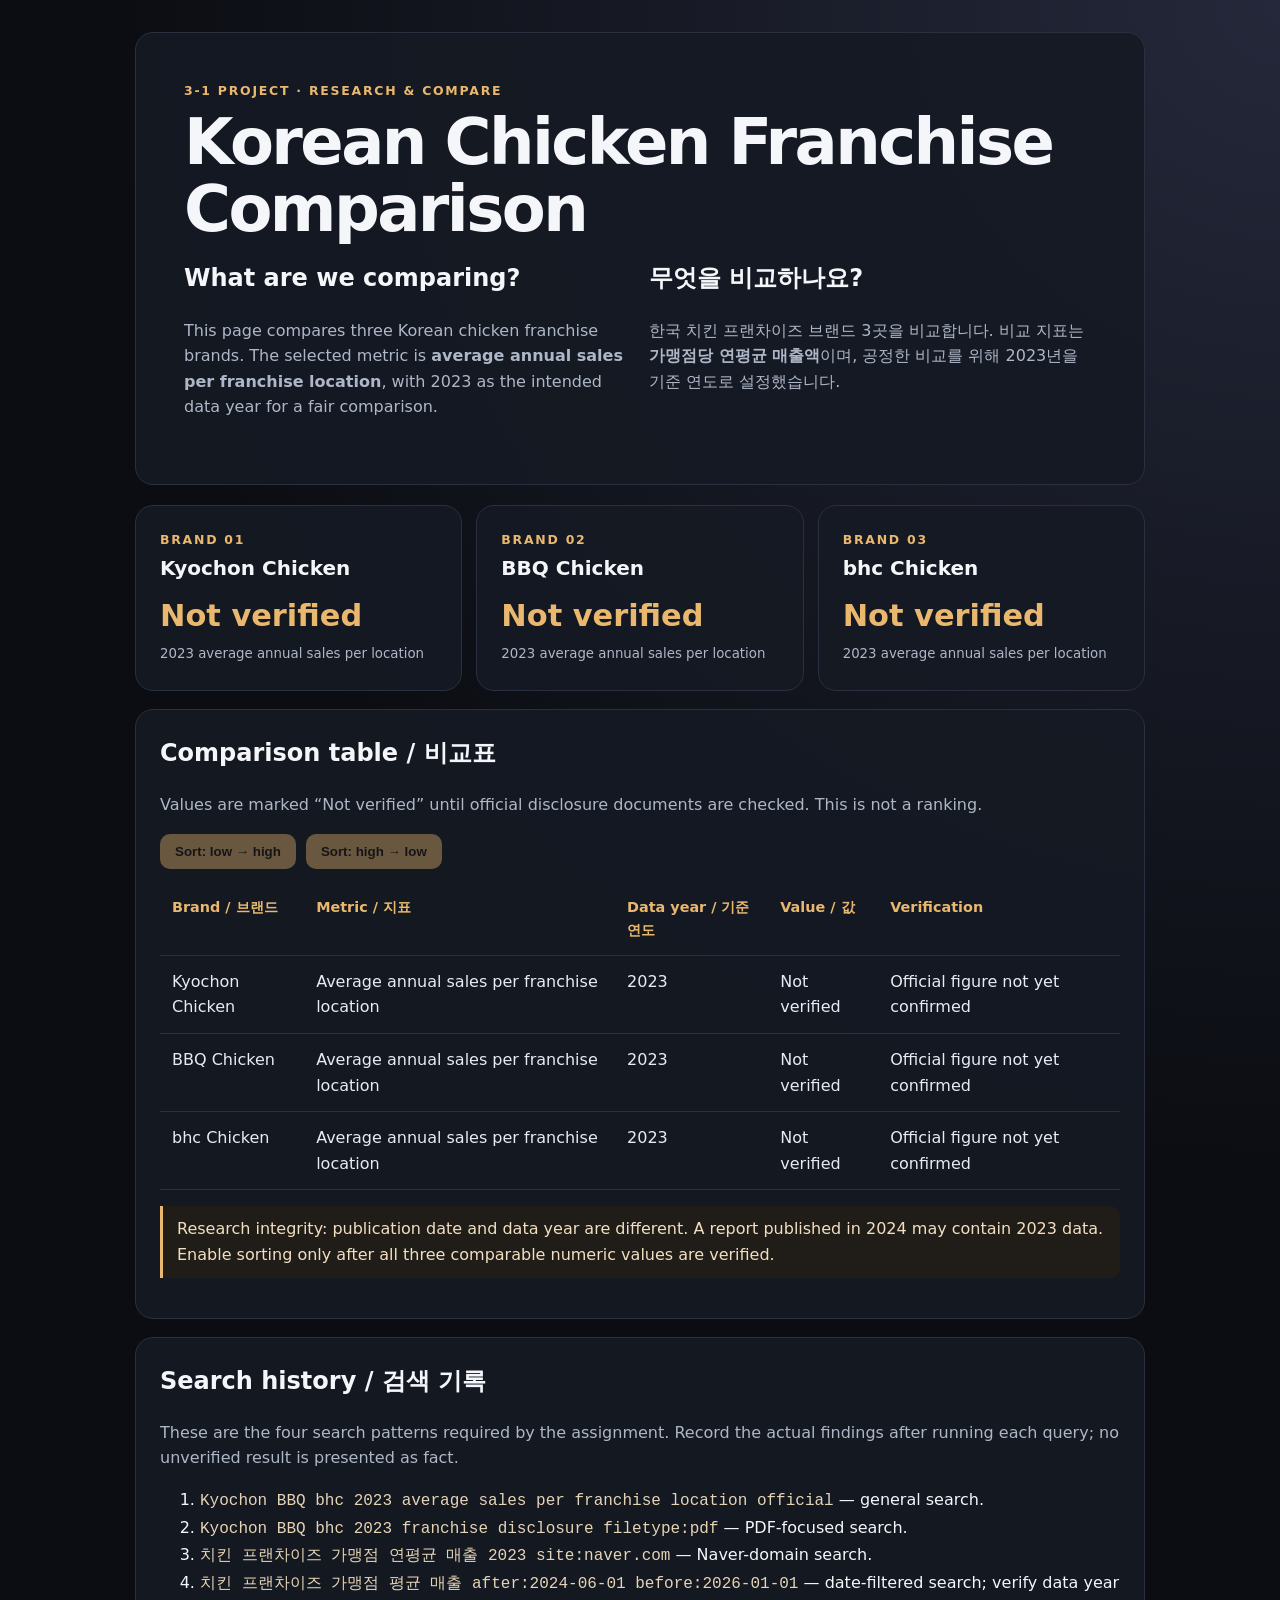
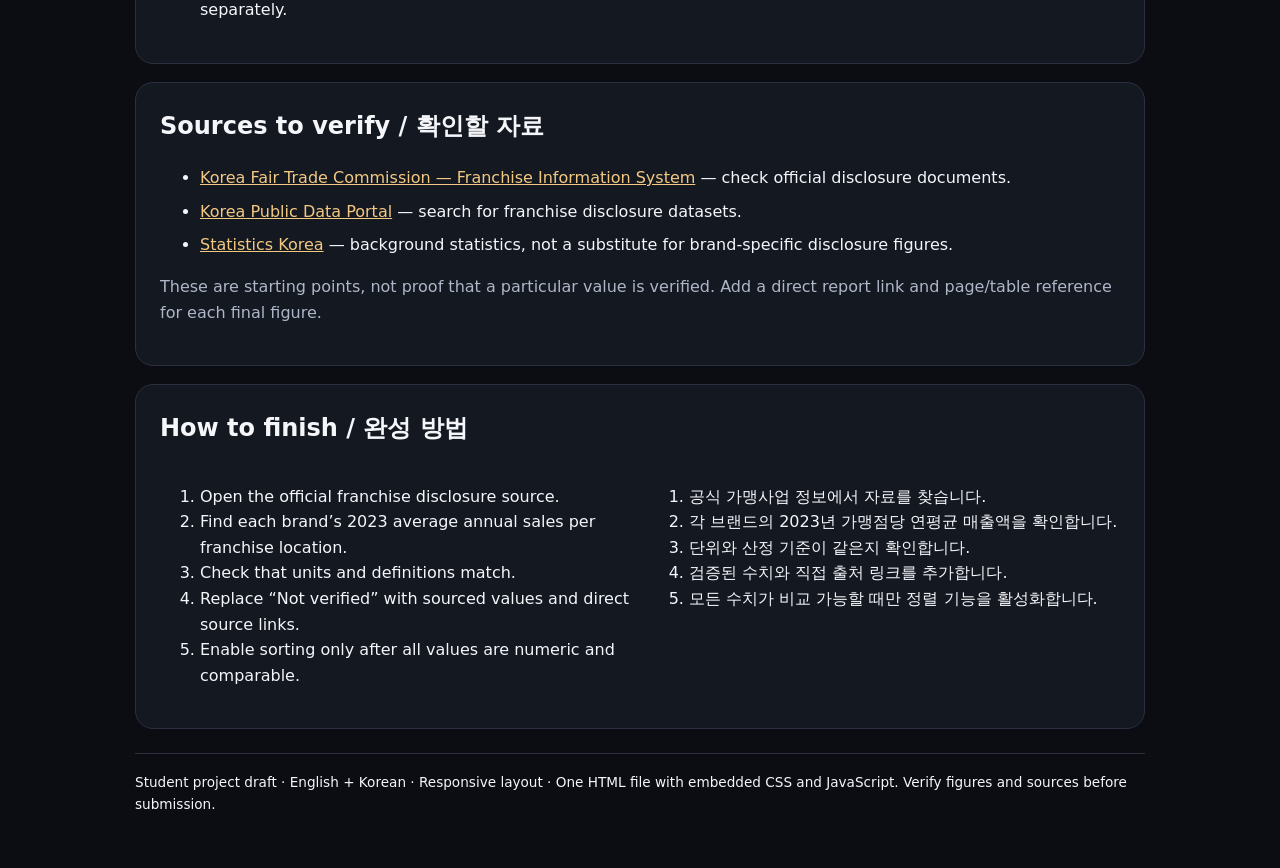
<file: index.html>
<!doctype html>
<html lang="en">
<head>
<meta charset="utf-8"><meta name="viewport" content="width=device-width,initial-scale=1">
<title>Korean Chicken Franchise Comparison</title>
<style>
:root{color-scheme:dark;--bg:#0b0d12;--panel:#151923;--line:#2a3040;--muted:#aeb7c8;--accent:#e9b86e}*{box-sizing:border-box}body{margin:0;background:radial-gradient(circle at top right,#24283a 0,#0b0d12 42%);color:#f5f6fa;font:16px/1.6 system-ui,sans-serif}main{max-width:1050px;margin:auto;padding:32px 20px 60px}.tag{color:var(--accent);font-weight:700;letter-spacing:.14em;text-transform:uppercase;font-size:.78rem}h1{font-size:clamp(2rem,6vw,4rem);line-height:1.05;margin:.5rem 0 1rem;letter-spacing:-.04em}h2{margin-top:0}p{color:var(--muted)}.hero,.panel,.brand{background:rgba(21,25,35,.92);border:1px solid var(--line);border-radius:18px;padding:24px}.hero{padding:clamp(24px,5vw,48px);margin-bottom:20px}.grid{display:grid;grid-template-columns:repeat(3,minmax(0,1fr));gap:14px;margin:18px 0}.brand h3{margin:.1rem 0 .5rem;font-size:1.25rem}.brand .number{font-size:1.9rem;font-weight:800;color:var(--accent)}.brand small{color:var(--muted)}.panel{margin-top:18px;overflow:hidden}table{width:100%;border-collapse:collapse}th,td{text-align:left;padding:13px 12px;border-bottom:1px solid var(--line);vertical-align:top}th{color:var(--accent);font-size:.9rem}td{color:#e8ebf2}.actions{display:flex;gap:10px;flex-wrap:wrap;margin:14px 0}button{background:var(--accent);color:#17130d;border:0;border-radius:10px;padding:10px 15px;font-weight:700;cursor:pointer}button:disabled{opacity:.4;cursor:not-allowed}.note{border-left:3px solid var(--accent);padding:10px 14px;background:#201d18;border-radius:0 10px 10px 0;color:#f2dfc1}.query{font-family:ui-monospace,Consolas,monospace;color:#e5d4b6;overflow-wrap:anywhere}.sources li{margin:8px 0}.sources a{color:#f3c982}.lang{display:grid;grid-template-columns:1fr 1fr;gap:18px}.footer{font-size:.85rem;margin-top:24px;border-top:1px solid var(--line);padding-top:18px}@media(max-width:720px){main{padding:18px 12px 40px}.grid,.lang{grid-template-columns:1fr}.hero,.panel,.brand{padding:18px}th,td{padding:10px 8px;font-size:.9rem}.table-wrap{overflow-x:auto}}
</style></head>
<body><main>
<section class="hero"><div class="tag">3-1 Project · Research & Compare</div><h1>Korean Chicken Franchise Comparison</h1><div class="lang"><div><h2>What are we comparing?</h2><p>This page compares three Korean chicken franchise brands. The selected metric is <strong>average annual sales per franchise location</strong>, with 2023 as the intended data year for a fair comparison.</p></div><div lang="ko"><h2>무엇을 비교하나요?</h2><p>한국 치킨 프랜차이즈 브랜드 3곳을 비교합니다. 비교 지표는 <strong>가맹점당 연평균 매출액</strong>이며, 공정한 비교를 위해 2023년을 기준 연도로 설정했습니다.</p></div></div></section>
<section class="grid"><article class="brand"><div class="tag">Brand 01</div><h3>Kyochon Chicken</h3><div class="number">Not verified</div><small>2023 average annual sales per location</small></article><article class="brand"><div class="tag">Brand 02</div><h3>BBQ Chicken</h3><div class="number">Not verified</div><small>2023 average annual sales per location</small></article><article class="brand"><div class="tag">Brand 03</div><h3>bhc Chicken</h3><div class="number">Not verified</div><small>2023 average annual sales per location</small></article></section>
<section class="panel"><h2>Comparison table / 비교표</h2><p>Values are marked “Not verified” until official disclosure documents are checked. This is not a ranking.</p><div class="actions"><button id="asc" disabled>Sort: low → high</button><button id="desc" disabled>Sort: high → low</button></div><div class="table-wrap"><table><thead><tr><th>Brand / 브랜드</th><th>Metric / 지표</th><th>Data year / 기준 연도</th><th>Value / 값</th><th>Verification</th></tr></thead><tbody id="rows"><tr><td>Kyochon Chicken</td><td>Average annual sales per franchise location</td><td>2023</td><td data-value="">Not verified</td><td>Official figure not yet confirmed</td></tr><tr><td>BBQ Chicken</td><td>Average annual sales per franchise location</td><td>2023</td><td data-value="">Not verified</td><td>Official figure not yet confirmed</td></tr><tr><td>bhc Chicken</td><td>Average annual sales per franchise location</td><td>2023</td><td data-value="">Not verified</td><td>Official figure not yet confirmed</td></tr></tbody></table></div><p class="note">Research integrity: publication date and data year are different. A report published in 2024 may contain 2023 data. Enable sorting only after all three comparable numeric values are verified.</p></section>
<section class="panel"><h2>Search history / 검색 기록</h2><p>These are the four search patterns required by the assignment. Record the actual findings after running each query; no unverified result is presented as fact.</p><ol><li><span class="query">Kyochon BBQ bhc 2023 average sales per franchise location official</span> — general search.</li><li><span class="query">Kyochon BBQ bhc 2023 franchise disclosure filetype:pdf</span> — PDF-focused search.</li><li><span class="query">치킨 프랜차이즈 가맹점 연평균 매출 2023 site:naver.com</span> — Naver-domain search.</li><li><span class="query">치킨 프랜차이즈 가맹점 평균 매출 after:2024-06-01 before:2026-01-01</span> — date-filtered search; verify data year separately.</li></ol></section>
<section class="panel sources"><h2>Sources to verify / 확인할 자료</h2><ul><li><a href="https://franchise.ftc.go.kr/" target="_blank" rel="noopener">Korea Fair Trade Commission — Franchise Information System</a> — check official disclosure documents.</li><li><a href="https://www.data.go.kr/" target="_blank" rel="noopener">Korea Public Data Portal</a> — search for franchise disclosure datasets.</li><li><a href="https://kostat.go.kr/" target="_blank" rel="noopener">Statistics Korea</a> — background statistics, not a substitute for brand-specific disclosure figures.</li></ul><p>These are starting points, not proof that a particular value is verified. Add a direct report link and page/table reference for each final figure.</p></section>
<section class="panel"><h2>How to finish / 완성 방법</h2><div class="lang"><div><ol><li>Open the official franchise disclosure source.</li><li>Find each brand’s 2023 average annual sales per franchise location.</li><li>Check that units and definitions match.</li><li>Replace “Not verified” with sourced values and direct source links.</li><li>Enable sorting only after all values are numeric and comparable.</li></ol></div><div lang="ko"><ol><li>공식 가맹사업 정보에서 자료를 찾습니다.</li><li>각 브랜드의 2023년 가맹점당 연평균 매출액을 확인합니다.</li><li>단위와 산정 기준이 같은지 확인합니다.</li><li>검증된 수치와 직접 출처 링크를 추가합니다.</li><li>모든 수치가 비교 가능할 때만 정렬 기능을 활성화합니다.</li></ol></div></div></section>
<div class="footer">Student project draft · English + Korean · Responsive layout · One HTML file with embedded CSS and JavaScript. Verify figures and sources before submission.</div></main>
<script>const body=document.getElementById('rows');function sortRows(dir){const rows=[...body.querySelectorAll('tr')];if(rows.some(r=>r.querySelector('[data-value]').dataset.value.trim()===''))return;rows.sort((a,b)=>dir*(Number(a.querySelector('[data-value]').dataset.value)-Number(b.querySelector('[data-value]').dataset.value)));rows.forEach(r=>body.appendChild(r))}document.getElementById('asc').addEventListener('click',()=>sortRows(1));document.getElementById('desc').addEventListener('click',()=>sortRows(-1));</script></body></html>
</file>
